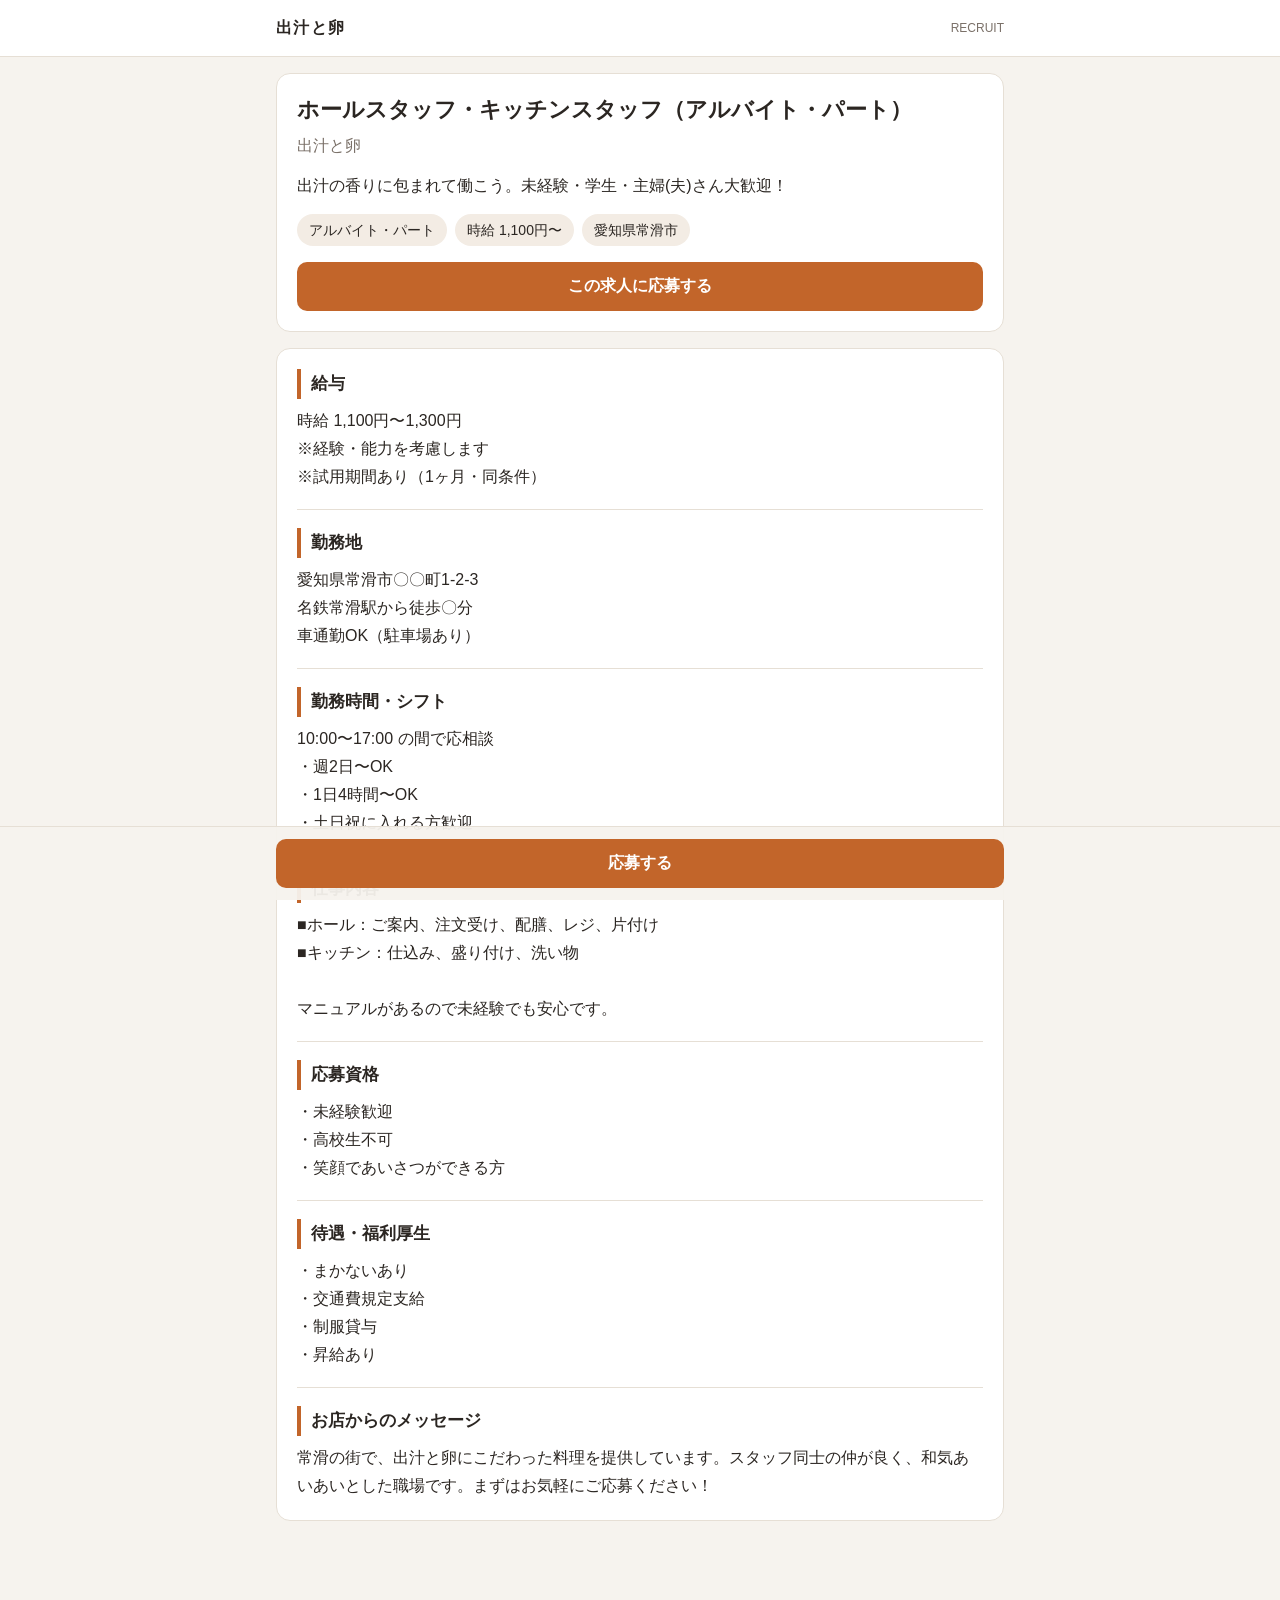
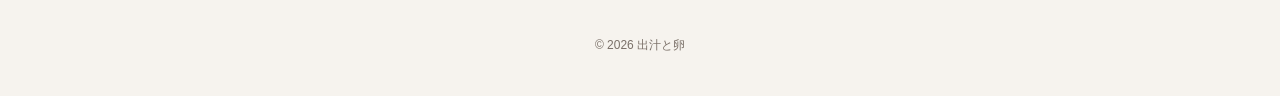
<file: index.html>
<!DOCTYPE html>
<html lang="ja">
<head>
<meta charset="UTF-8">
<meta name="viewport" content="width=device-width,initial-scale=1">
<title>採用情報</title>
<link rel="stylesheet" href="style.css?v=3">
<style>/* 写真スライダー（style.cssに依存せず必ず効くようにここに記述） */
.gallery{position:relative;overflow:hidden;background:#e9e2d8;max-width:760px;margin:0 auto}
.gallery .track{display:flex!important;flex-wrap:nowrap!important;overflow-x:auto;overflow-y:hidden;
  scroll-snap-type:x mandatory;scroll-behavior:smooth;-webkit-overflow-scrolling:touch;scrollbar-width:none}
.gallery .track::-webkit-scrollbar{display:none}
.gallery .slide{position:relative;flex:0 0 100%;min-width:100%;height:clamp(240px,75vw,460px);overflow:hidden;scroll-snap-align:center;scroll-snap-stop:always}
/* 余白部分は同じ写真をぼかして敷く */
.gallery .slide::before{content:"";position:absolute;inset:-20px;background:var(--bg) center/cover no-repeat;filter:blur(18px) brightness(.85)}
/* 写真は切らずに全体を表示 */
.gallery .slide img{position:relative;width:100%;height:100%;max-width:100%;object-fit:contain!important;display:block;pointer-events:none;user-select:none}
.gallery .dots{position:absolute;bottom:10px;left:0;right:0;display:flex;justify-content:center;gap:6px}
.gallery .dots span{width:8px;height:8px;border-radius:50%;background:rgba(255,255,255,.55);cursor:pointer}
.gallery .dots span.on{background:#fff}
.gallery .nav{position:absolute;top:50%;transform:translateY(-50%);width:36px;height:36px;border:none;border-radius:50%;
  background:rgba(0,0,0,.35);color:#fff;font-size:20px;line-height:36px;cursor:pointer;padding:0}
.gallery .nav.prev{left:8px}.gallery .nav.next{right:8px}
</style>
</head>
<body>
<header class="site"><div class="wrap">
  <div class="logo" id="hdStore">採用情報</div><div class="tag">RECRUIT</div>
</div></header>

<div id="loading" class="loading">読み込み中…</div>

<!-- ===== 求人詳細 ===== -->
<main id="viewJob" hidden>
  <div class="gallery" id="gallery" hidden>
    <div class="track" id="galTrack"></div>
    <button class="nav prev" id="galPrev" aria-label="前の写真" hidden>‹</button>
    <button class="nav next" id="galNext" aria-label="次の写真" hidden>›</button>
    <div class="dots" id="galDots"></div>
  </div>
  <div class="wrap">
    <div class="card">
      <h1 class="job-title" id="jobTitle"></h1>
      <p class="store" id="storeName"></p>
      <p class="catch" id="catchcopy"></p>
      <div class="chips" id="chips"></div>
      <button class="btn btn-primary btn-block" data-go="apply">この求人に応募する</button>
    </div>
    <div class="card" id="sections"></div>
  </div>
  <div class="sticky-cta"><div class="wrap">
    <button class="btn btn-primary btn-block" data-go="apply">応募する</button>
  </div></div>
</main>

<!-- ===== 応募フォーム ===== -->
<main id="viewApply" hidden><div class="wrap">
  <div class="card">
    <div class="steps"><span class="on">① 入力</span>›<span>② 確認</span>›<span>③ 完了</span></div>
    <h1 class="job-title" style="font-size:20px">応募フォーム</h1>
    <p class="store" id="applyJob"></p>
    <div class="notice" id="testNotice" hidden>テストモード：GAS_URL未設定のため、送信は行われません。</div>
    <form id="applyForm" novalidate>
      <input type="text" name="website" class="hp" tabindex="-1" autocomplete="off">
      <label class="f">お名前<span class="req">必須</span></label>
      <input type="text" name="name" placeholder="例）常滑 太郎" autocomplete="name">
      <label class="f">ふりがな</label>
      <input type="text" name="kana" placeholder="例）とこなめ たろう">
      <label class="f">生年月日<span class="req">必須</span></label>
      <input type="date" name="birthday" autocomplete="bday">
      <label class="f">メールアドレス<span class="req">必須</span></label>
      <input type="email" name="email" placeholder="example@mail.com" autocomplete="email">
      <label class="f">シフト希望<span class="req">必須</span></label>
      <textarea name="shift" placeholder="例）平日の午前中、土日はどちらも終日OK など"></textarea>
      <label class="f">希望日数</label>
      <select name="daysPerWeek">
        <option value="">選択してください</option>
        <option>週1日</option><option>週2日</option><option>週3日</option>
        <option>週4日</option><option>週5日以上</option><option>相談したい</option>
      </select>
      <label class="f">備考・ご質問</label>
      <textarea name="note" placeholder="例）テスト期間は休みたい、〇月から勤務可能 など"></textarea>
      <div class="error" id="formError"></div>
      <div style="display:flex;gap:8px;margin-top:20px">
        <button type="button" class="btn btn-ghost" data-go="job">戻る</button>
        <button type="submit" class="btn btn-primary" style="flex:1">確認画面へ</button>
      </div>
    </form>
  </div>
</div></main>

<!-- ===== 確認 ===== -->
<main id="viewConfirm" hidden><div class="wrap">
  <div class="card">
    <div class="steps"><span>① 入力</span>›<span class="on">② 確認</span>›<span>③ 完了</span></div>
    <h1 class="job-title" style="font-size:20px">入力内容の確認</h1>
    <dl class="confirm" id="confirmList"></dl>
    <div class="error" id="sendError"></div>
    <div style="display:flex;gap:8px;margin-top:20px">
      <button type="button" class="btn btn-ghost" data-go="apply">修正する</button>
      <button type="button" class="btn btn-primary" id="sendBtn" style="flex:1">この内容で応募する</button>
    </div>
  </div>
</div></main>

<!-- ===== 完了 ===== -->
<main id="viewDone" hidden><div class="wrap">
  <div class="card done">
    <div class="steps" style="justify-content:center"><span>① 入力</span>›<span>② 確認</span>›<span class="on">③ 完了</span></div>
    <div class="mark">✓</div>
    <h1 class="job-title">応募完了</h1>
    <p class="pre" id="completeMsg"></p>
    <p style="margin-top:20px"><button class="btn btn-ghost" data-go="job">求人ページへ戻る</button></p>
  </div>
</div></main>

<footer id="footer"></footer>

<script src="config.js"></script>
<script>
let C = DEFAULT_CONTENT;
let formData = null;
const $ = id => document.getElementById(id);
const esc = s => String(s ?? "").replace(/[&<>"']/g, c => ({"&":"&amp;","<":"&lt;",">":"&gt;",'"':"&quot;","'":"&#39;"}[c]));

const views = { job:"viewJob", apply:"viewApply", confirm:"viewConfirm", done:"viewDone" };
function go(v){
  if (v === "apply" && !$("viewJob").hidden) track("form");
  Object.values(views).forEach(id => $(id).hidden = true);
  $(views[v]).hidden = false;
  window.scrollTo(0,0);
}
document.addEventListener("click", e => {
  const b = e.target.closest("[data-go]"); if (b) go(b.dataset.go);
});

// ===== アクセス計測 =====
// 流入元：URL末尾の ?src=qr などで判別（QRコードには ?src=qr を付けています）
const SRC = (() => {
  const p = new URLSearchParams(location.search).get("src");
  if (p) { try { sessionStorage.setItem("recruit_src", p); } catch(e){} return p.slice(0, 20); }
  try { const s = sessionStorage.getItem("recruit_src"); if (s) return s; } catch(e){}
  const r = document.referrer;
  if (!r) return "direct";
  if (/indeed/i.test(r)) return "indeed";
  if (/instagram/i.test(r)) return "instagram";
  if (/google\./i.test(r)) return "google";
  if (/line\./i.test(r)) return "line";
  return "other";
})();
function isAdmin(){ try { return localStorage.getItem("recruit_admin") === "1"; } catch(e){ return false; } }
function track(type){
  if (!GAS_URL || isAdmin()) return;          // 管理者の閲覧は数えない
  const key = "recruit_t_" + type;
  try { if (sessionStorage.getItem(key)) return; sessionStorage.setItem(key, "1"); } catch(e){} // 同じ人の再読込は1回扱い
  let isNew = false;
  if (type === "view") { try { isNew = !localStorage.getItem("recruit_seen"); localStorage.setItem("recruit_seen", "1"); } catch(e){} }
  fetch(GAS_URL, { method: "POST", keepalive: true, headers: { "Content-Type": "text/plain;charset=utf-8" },
    body: JSON.stringify({ action: "track", type, src: SRC, isNew }) }).catch(() => {});
}

async function load(){
  if (GAS_URL) {
    try {
      const r = await fetch(GAS_URL + "?action=content");
      const j = await r.json();
      if (j.ok && j.content) C = Object.assign({}, DEFAULT_CONTENT, j.content);
    } catch(e){ console.warn("GAS読込失敗。初期コンテンツで表示します", e); }
  } else {
    $("testNotice").hidden = false;
  }
  render();
  $("loading").hidden = true;
  go("job");
  track("view");
}

function render(){
  document.title = `${C.jobTitle}｜${C.storeName} 採用情報`;
  $("hdStore").textContent = C.storeName;
  $("jobTitle").textContent = C.jobTitle;
  $("storeName").textContent = C.storeName;
  $("catchcopy").textContent = C.catchcopy;
  $("applyJob").textContent = `${C.storeName}｜${C.jobTitle}`;
  $("chips").innerHTML = [C.employmentType, C.salaryShort, C.locationShort]
    .filter(Boolean).map(t => `<span class="chip">${esc(t)}</span>`).join("");
  const imgs = (C.images && C.images.length ? C.images : (C.heroImage ? [C.heroImage] : [])).slice(0, 4);
  if (imgs.length) {
    $("galTrack").innerHTML = imgs.map((u,i) => `<div class="slide" style="--bg:url('${esc(u)}')"><img src="${esc(u)}" alt="店舗写真${i+1}" loading="${i?'lazy':'eager'}"></div>`).join("");
    $("galDots").innerHTML = imgs.length > 1 ? imgs.map((_,i) => `<span data-i="${i}" class="${i?'':'on'}"></span>`).join("") : "";
    $("gallery").hidden = false;
    if (imgs.length > 1) setupSlider(imgs.length);
  }
  $("sections").innerHTML = (C.sections||[]).filter(s=>s.title||s.body).map(s =>
    `<section class="sec"><h2>${esc(s.title)}</h2><p class="pre">${esc(s.body)}</p></section>`).join("");
  $("completeMsg").textContent = C.completeMessage;
  $("footer").textContent = `© ${new Date().getFullYear()} ${C.storeName}`;
}

// ===== 写真スライダー（スワイプ・矢印・ドット・自動送り）=====
function setupSlider(n){
  const t = $("galTrack");
  let cur = 0, timer = null;
  const show = i => { cur = (i + n) % n; t.scrollTo({ left: cur * t.clientWidth, behavior: "smooth" }); };
  const auto = () => { clearInterval(timer); timer = setInterval(() => show(cur + 1), 4000); };
  t.addEventListener("scroll", () => {
    const i = Math.round(t.scrollLeft / t.clientWidth);
    if (i !== cur) cur = i;
    [...$("galDots").children].forEach((d,j) => d.classList.toggle("on", j === cur));
  }, { passive: true });
  $("galPrev").hidden = $("galNext").hidden = false;
  $("galPrev").onclick = () => { show(cur - 1); auto(); };
  $("galNext").onclick = () => { show(cur + 1); auto(); };
  $("galDots").onclick = e => { const d = e.target.closest("[data-i]"); if (d) { show(+d.dataset.i); auto(); } };
  t.addEventListener("touchstart", () => clearInterval(timer), { passive: true });
  t.addEventListener("touchend", auto, { passive: true });
  window.addEventListener("resize", () => t.scrollTo({ left: cur * t.clientWidth }));
  auto();
}

$("applyForm").addEventListener("submit", e => {
  e.preventDefault();
  const f = e.target.elements, err = [];
  const shiftText = f.shift.value.trim();
  const shifts = shiftText ? [shiftText] : [];
  const d = {
    name: f.name.value.trim(), kana: f.kana.value.trim(), birthday: f.birthday.value,
    email: f.email.value.trim(), shifts, daysPerWeek: f.daysPerWeek.value,
    note: f.note.value.trim(), website: f.website.value
  };
  if (!d.name) err.push("お名前を入力してください");
  if (!d.birthday) err.push("生年月日を入力してください");
  if (!/^[^\s@]+@[^\s@]+\.[^\s@]+$/.test(d.email)) err.push("メールアドレスを正しく入力してください");
  if (!shifts.length) err.push("シフト希望を入力してください");
  $("formError").innerHTML = err.map(esc).join("<br>");
  if (err.length) return;

  formData = d;
  const rows = [
    ["お名前", d.name + (d.kana ? `（${d.kana}）` : "")],
    ["生年月日", d.birthday.replace(/-/g,"/") + `（${age(d.birthday)}歳）`],
    ["メールアドレス", d.email],
    ["シフト希望", shifts.join("\n")],
    ["希望日数", d.daysPerWeek || "未選択"],
    ["備考", d.note || "なし"]
  ];
  $("confirmList").innerHTML = rows.map(([k,v]) => `<dt>${k}</dt><dd>${esc(v)}</dd>`).join("");
  $("sendError").textContent = "";
  go("confirm");
});

function age(b){
  const t = new Date(), d = new Date(b);
  let a = t.getFullYear() - d.getFullYear();
  if (t < new Date(t.getFullYear(), d.getMonth(), d.getDate())) a--;
  return a;
}

$("sendBtn").addEventListener("click", async () => {
  const btn = $("sendBtn");
  btn.disabled = true; btn.textContent = "送信中…";
  try {
    if (GAS_URL) {
      const r = await fetch(GAS_URL, {
        method: "POST",
        headers: { "Content-Type": "text/plain;charset=utf-8" },
        body: JSON.stringify({ action: "apply", jobTitle: C.jobTitle, storeName: C.storeName, src: SRC, ...formData })
      });
      const j = await r.json();
      if (!j.ok) throw new Error(j.error || "送信に失敗しました");
    } else {
      await new Promise(r => setTimeout(r, 600)); // テストモード
    }
    $("applyForm").reset();
    go("done");
  } catch(e) {
    $("sendError").textContent = "送信できませんでした。時間をおいて再度お試しください。（" + e.message + "）";
  } finally {
    btn.disabled = false; btn.textContent = "この内容で応募する";
  }
});

load();
</script>
</body>
</html>
</file>
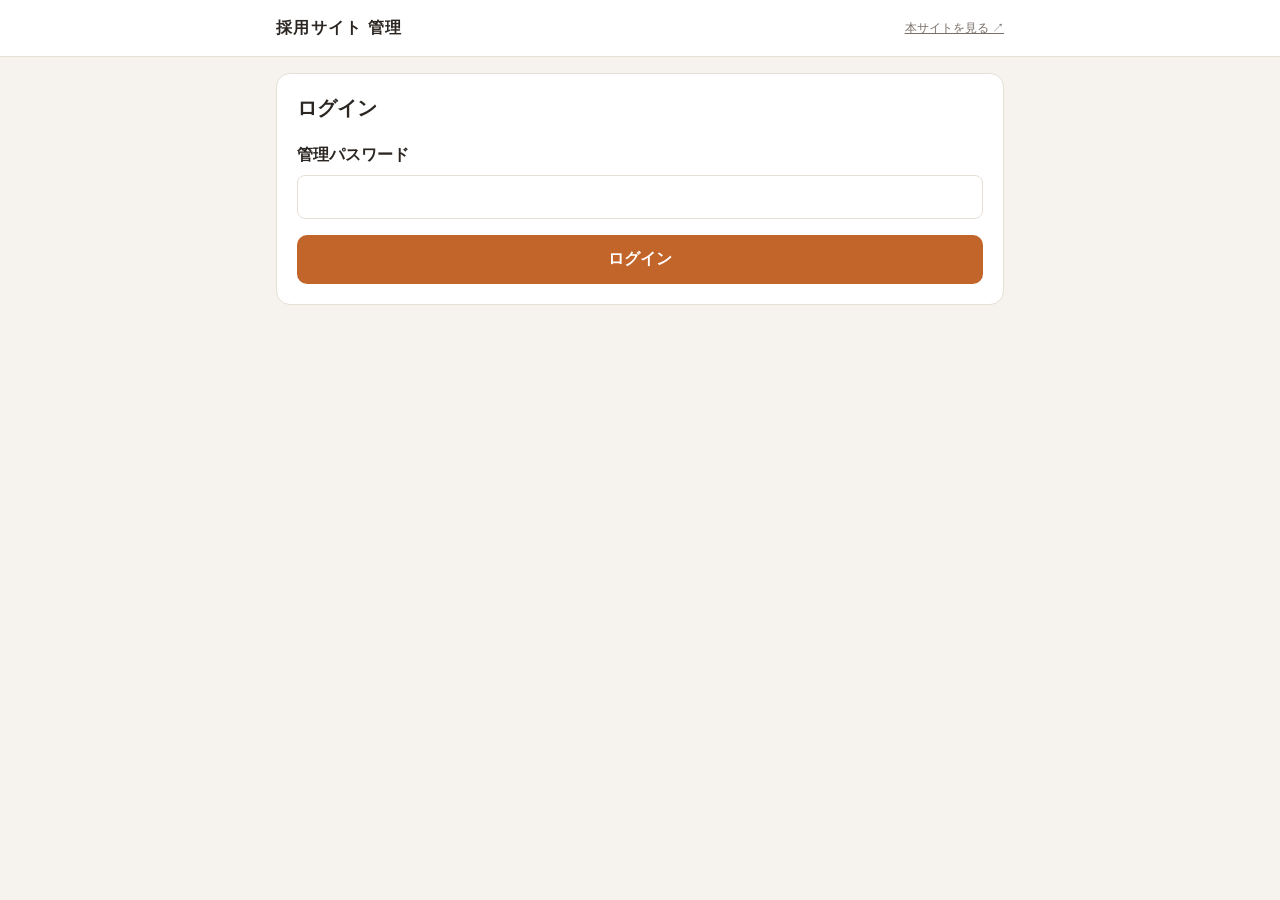
<file: admin.html>
<!DOCTYPE html>
<html lang="ja">
<head>
<meta charset="UTF-8">
<meta name="viewport" content="width=device-width,initial-scale=1">
<meta name="robots" content="noindex,nofollow">
<title>採用サイト 管理画面</title>
<link rel="stylesheet" href="style.css?v=3">
</head>
<body>
<header class="site"><div class="wrap">
  <div class="logo">採用サイト 管理</div>
  <a href="index.html" target="_blank" class="tag">本サイトを見る ↗</a>
</div></header>

<!-- ===== ログイン ===== -->
<main id="viewLogin"><div class="wrap">
  <div class="card">
    <h1 class="job-title" style="font-size:20px">ログイン</h1>
    <div class="notice" id="noGas" hidden>GAS_URLが未設定です（config.js）。保存はできませんが、画面の確認はできます。</div>
    <label class="f">管理パスワード</label>
    <input type="password" id="pw" autocomplete="current-password">
    <div class="error" id="loginErr"></div>
    <button class="btn btn-primary btn-block" id="loginBtn" style="margin-top:16px">ログイン</button>
  </div>
</div></main>

<!-- ===== 編集 ===== -->
<main id="viewEdit" hidden><div class="wrap">
  <div class="card">
    <div style="display:flex;justify-content:space-between;align-items:center">
      <h2 style="margin:0">アクセス状況</h2>
      <button class="icon-btn" id="statsReload">更新</button>
    </div>
    <div id="stats"><p class="hint">読み込み中…</p></div>
  </div>

  <div class="card">
    <h2 style="margin-top:0">基本情報</h2>
    <label class="f">店名</label><input type="text" data-k="storeName">
    <label class="f">求人タイトル（職種）</label><input type="text" data-k="jobTitle">
    <label class="f">キャッチコピー</label><textarea data-k="catchcopy" style="min-height:60px"></textarea>
    <label class="f">雇用形態（タグ表示）</label><input type="text" data-k="employmentType">
    <label class="f">給与（タグ表示）</label><input type="text" data-k="salaryShort">
    <label class="f">勤務地（タグ表示）</label><input type="text" data-k="locationShort">
  </div>

  <div class="card">
    <h2 style="margin-top:0">写真（最大4枚）</h2>
    <p class="hint">スマホのアルバムから選べます。1枚目がトップに大きく表示されます。</p>
    <div class="img-grid" id="imgGrid"></div>
    <input type="file" id="imgInput" accept="image/*" multiple hidden>
  </div>

  <div class="card">
    <h2 style="margin-top:0">求人詳細の項目</h2>
    <p class="hint">給与・勤務地・仕事内容などを自由に追加・並べ替えできます</p>
    <div id="secList"></div>
    <button class="icon-btn" id="addSec">＋ 項目を追加</button>
  </div>

  <div class="card">
    <h2 style="margin-top:0">応募完了メッセージ</h2>
    <textarea data-k="completeMessage"></textarea>
  </div>

  <div class="sticky-cta"><div class="wrap toolbar">
    <button class="btn btn-ghost" id="logoutBtn">ログアウト</button>
    <button class="btn btn-ghost" id="resetBtn">初期値に戻す</button>
    <button class="btn btn-primary" id="saveBtn" style="flex:1">保存して公開</button>
  </div></div>
</div></main>

<div class="toast" id="toast" hidden></div>

<script src="config.js"></script>
<script>
const $ = id => document.getElementById(id);
const esc = s => String(s ?? "").replace(/[&<>"']/g, c => ({"&":"&amp;","<":"&lt;",">":"&gt;",'"':"&quot;","'":"&#39;"}[c]));
let C = structuredClone(DEFAULT_CONTENT);
let PW = sessionStorage.getItem("recruit_pw") || "";

function toast(msg){ const t=$("toast"); t.textContent=msg; t.hidden=false; clearTimeout(t._t); t._t=setTimeout(()=>t.hidden=true,2500); }
async function post(body){
  const r = await fetch(GAS_URL, { method:"POST", headers:{"Content-Type":"text/plain;charset=utf-8"}, body:JSON.stringify(body) });
  return r.json();
}

if (!GAS_URL) $("noGas").hidden = false;

$("loginBtn").onclick = async () => {
  const pw = $("pw").value; $("loginErr").textContent = "";
  if (!GAS_URL) { enter(); return; }
  $("loginBtn").disabled = true;
  try {
    const j = await post({ action:"login", password: pw });
    if (!j.ok) throw new Error(j.error || "パスワードが違います");
    PW = pw; sessionStorage.setItem("recruit_pw", pw); await enter();
  } catch(e){ $("loginErr").textContent = e.message; }
  finally { $("loginBtn").disabled = false; }
};
$("pw").addEventListener("keydown", e => { if (e.key === "Enter") $("loginBtn").click(); });

async function enter(){
  if (GAS_URL) {
    try {
      const j = await (await fetch(GAS_URL + "?action=content")).json();
      if (j.ok && j.content) C = Object.assign(structuredClone(DEFAULT_CONTENT), j.content);
    } catch(e){ toast("読み込みに失敗しました"); }
  }
  fill();
  $("viewLogin").hidden = true; $("viewEdit").hidden = false;
  try { localStorage.setItem("recruit_admin", "1"); } catch(e){} // この端末からの閲覧は数えない
  loadStats();
}

function fill(){
  document.querySelectorAll("[data-k]").forEach(el => el.value = C[el.dataset.k] ?? "");
  renderSecs();
  renderImgs();
}

// ===== 画像 =====
const MAX_IMG = 4;
let uploading = 0;
function renderImgs(){
  C.images = C.images || [];
  let h = C.images.map((u,i) => `
    <div class="img-item">
      <img src="${esc(u)}" alt="">
      ${i === 0 ? '<span class="badge">トップ</span>' : ''}
      <div class="ops">
        ${i > 0 ? `<button data-img="left" data-i="${i}" title="前へ">←</button>` : ''}
        <button data-img="del" data-i="${i}" title="削除">✕</button>
      </div>
    </div>`).join("");
  for (let k = 0; k < uploading; k++) h += `<div class="img-add">アップロード中…</div>`;
  if (C.images.length + uploading < MAX_IMG) h += `<label class="img-add" for="imgInput"><b>＋</b>写真を追加</label>`;
  $("imgGrid").innerHTML = h;
}
$("imgGrid").addEventListener("click", e => {
  const b = e.target.closest("[data-img]"); if (!b) return;
  const i = +b.dataset.i, a = C.images;
  if (b.dataset.img === "del" && confirm("この写真を外しますか？")) a.splice(i,1);
  if (b.dataset.img === "left") [a[i-1],a[i]] = [a[i],a[i-1]];
  renderImgs();
});
$("imgInput").addEventListener("change", async e => {
  const files = [...e.target.files].slice(0, MAX_IMG - C.images.length - uploading);
  e.target.value = "";
  if (!files.length) return;
  if (!GAS_URL) { toast("GAS_URL未設定のためアップロードできません"); return; }
  uploading += files.length; renderImgs();
  for (const file of files) {
    try {
      const data = await resizeImage(file, 1600, 0.82);
      const j = await post({ action:"uploadImage", password: PW, data, name: file.name });
      if (!j.ok) throw new Error(j.error);
      C.images.push(j.url);
    } catch(err) { toast("アップロード失敗：" + err.message); }
    uploading--; renderImgs();
  }
  toast("「保存して公開」を押すと本サイトに反映されます");
});
// スマホ写真を長辺1600pxのJPEGに縮小してから送信（通信量と表示速度対策）
function resizeImage(file, max, q){
  return new Promise((res, rej) => {
    const img = new Image(), url = URL.createObjectURL(file);
    img.onload = () => {
      const r = Math.min(1, max / Math.max(img.width, img.height));
      const c = document.createElement("canvas");
      c.width = Math.round(img.width * r); c.height = Math.round(img.height * r);
      c.getContext("2d").drawImage(img, 0, 0, c.width, c.height);
      URL.revokeObjectURL(url);
      res(c.toDataURL("image/jpeg", q).split(",")[1]);
    };
    img.onerror = () => rej(new Error("画像を読み込めませんでした"));
    img.src = url;
  });
}

// ===== アクセス状況 =====
const SRC_LABEL = { qr:"QRコード", indeed:"Indeed", instagram:"Instagram", google:"Google検索", line:"LINE", direct:"直接・不明", other:"その他" };
async function loadStats(){
  if (!GAS_URL) { $("stats").innerHTML = '<p class="hint">GAS_URL未設定</p>'; return; }
  $("stats").innerHTML = '<p class="hint">読み込み中…</p>';
  try {
    const j = await post({ action:"stats", password: PW });
    if (!j.ok) throw new Error(j.error);
    const s = j.stats, rate = (a,v) => v ? (a / v * 100).toFixed(1) + "%" : "-";
    const box = (label, o) => `
      <div style="flex:1;min-width:30%;background:#f8f4ee;border-radius:10px;padding:10px;text-align:center">
        <div class="hint" style="margin:0">${label}</div>
        <div style="font-size:24px;font-weight:700">${o.view}</div>
        <div class="hint" style="margin:0">応募 ${o.apply}件</div>
      </div>`;
    const srcRows = Object.entries(s.bySource).sort((a,b) => b[1].view - a[1].view).map(([k,o]) =>
      `<tr><td>${esc(SRC_LABEL[k] || k)}</td><td>${o.view}</td><td>${o.form}</td><td>${o.apply}</td></tr>`).join("");
    const dayRows = s.daily.map(d =>
      `<tr><td>${esc(d.date.slice(5))}</td><td>${d.view}</td><td>${d.form}</td><td>${d.apply}</td></tr>`).join("");
    const th = `<tr style="color:var(--sub);font-size:12px"><td></td><td>閲覧</td><td>フォーム</td><td>応募</td></tr>`;
    $("stats").innerHTML = `
      <div style="display:flex;gap:8px;margin-top:12px">${box("今日", s.today)}${box("今月", s.month)}${box("累計", s.total)}</div>
      <p style="margin:12px 0 0;font-size:14px">
        累計：新しい人 <b>${s.total.new}</b>人 ／ 応募フォームを開いた <b>${s.total.form}</b>回 ／
        応募率 <b>${rate(s.total.apply, s.total.view)}</b>
      </p>
      <h3 style="font-size:15px;margin:16px 0 4px">流入元別（累計）</h3>
      <table class="shift-table">${th}${srcRows || '<tr><td colspan="4" class="hint">まだデータがありません</td></tr>'}</table>
      <h3 style="font-size:15px;margin:16px 0 4px">直近14日</h3>
      <table class="shift-table">${th}${dayRows}</table>
      <p class="hint">※同じ人が続けて開き直した分は1回として数えます。この端末（管理者）の閲覧は数えません。</p>`;
  } catch(e) { $("stats").innerHTML = `<p class="error">読み込み失敗：${esc(e.message)}<br>GASを最新版に更新・再デプロイしたか確認してください</p>`; }
}
$("statsReload").onclick = loadStats;

function renderSecs(){
  $("secList").innerHTML = C.sections.map((s,i) => `
    <div class="admin-sec">
      <div class="row">
        <input type="text" value="${esc(s.title)}" data-i="${i}" data-f="title" placeholder="見出し（例：給与）">
        <button class="icon-btn" data-act="up" data-i="${i}" title="上へ">↑</button>
        <button class="icon-btn" data-act="down" data-i="${i}" title="下へ">↓</button>
        <button class="icon-btn" data-act="del" data-i="${i}" title="削除">✕</button>
      </div>
      <textarea data-i="${i}" data-f="body" placeholder="本文">${esc(s.body)}</textarea>
    </div>`).join("");
}
$("secList").addEventListener("input", e => {
  const el = e.target; if (el.dataset.f) C.sections[el.dataset.i][el.dataset.f] = el.value;
});
$("secList").addEventListener("click", e => {
  const b = e.target.closest("[data-act]"); if (!b) return;
  const i = +b.dataset.i, a = C.sections;
  if (b.dataset.act === "del" && confirm(`「${a[i].title || "無題"}」を削除しますか？`)) a.splice(i,1);
  if (b.dataset.act === "up" && i > 0) [a[i-1],a[i]] = [a[i],a[i-1]];
  if (b.dataset.act === "down" && i < a.length-1) [a[i+1],a[i]] = [a[i],a[i+1]];
  renderSecs();
});
$("addSec").onclick = () => { C.sections.push({ title:"", body:"" }); renderSecs(); };

function collect(){
  document.querySelectorAll("[data-k]").forEach(el => C[el.dataset.k] = el.value.trim());
  C.sections = C.sections.filter(s => s.title.trim() || s.body.trim());
  return C;
}

$("saveBtn").onclick = async () => {
  if (uploading) { toast("アップロード完了までお待ちください"); return; }
  const data = collect();
  if (!GAS_URL) { toast("GAS_URL未設定のため保存できません"); return; }
  $("saveBtn").disabled = true; $("saveBtn").textContent = "保存中…";
  try {
    const j = await post({ action:"save", password: PW, content: data });
    if (!j.ok) throw new Error(j.error);
    toast("保存しました。本サイトに反映されています"); renderSecs();
  } catch(e){
    toast("保存失敗：" + e.message);
    if (/パスワード/.test(e.message)) logout();
  } finally { $("saveBtn").disabled = false; $("saveBtn").textContent = "保存して公開"; }
};
$("resetBtn").onclick = () => {
  if (confirm("初期値に戻しますか？（保存するまで公開はされません）")) { C = structuredClone(DEFAULT_CONTENT); fill(); }
};
function logout(){ sessionStorage.removeItem("recruit_pw"); PW=""; location.reload(); }
$("logoutBtn").onclick = logout;

// 再訪時の自動ログイン
if (PW && GAS_URL) post({ action:"login", password: PW }).then(j => j.ok ? enter() : sessionStorage.removeItem("recruit_pw")).catch(()=>{});
</script>
</body>
</html>
</file>
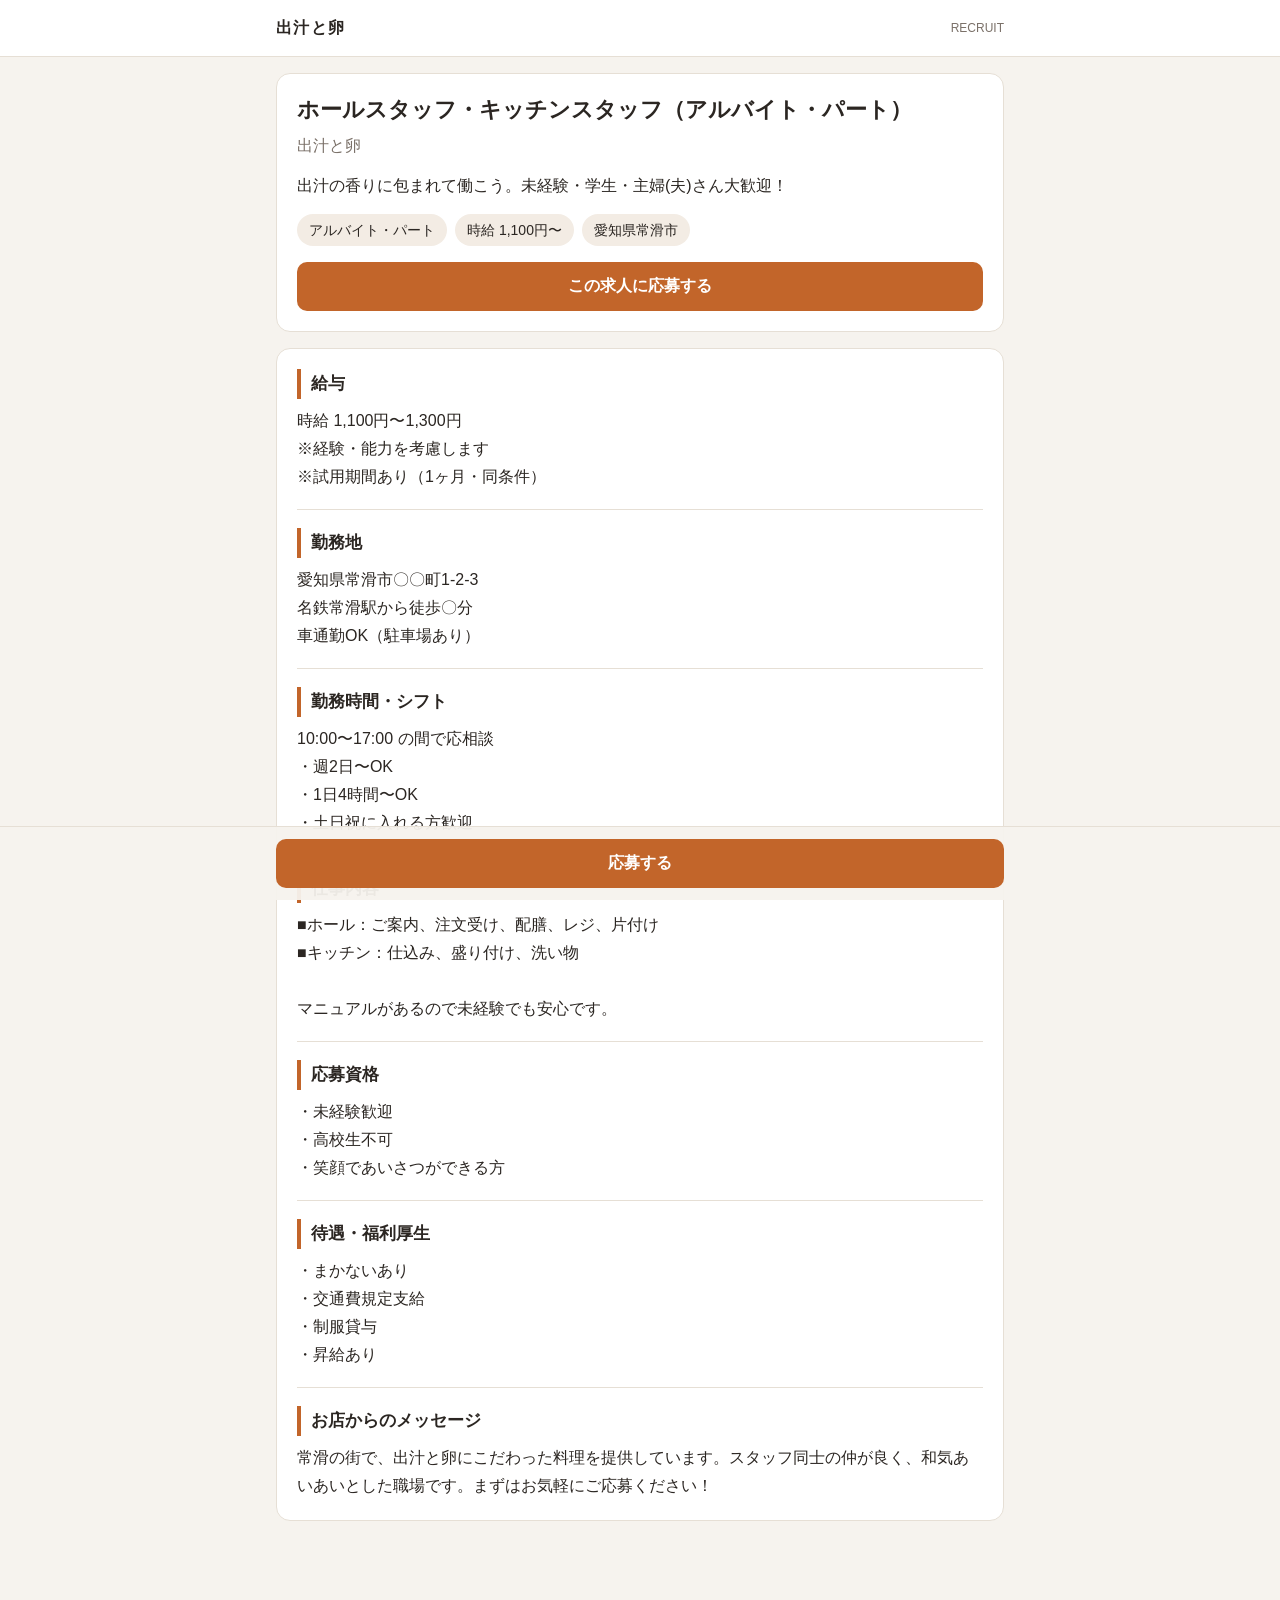
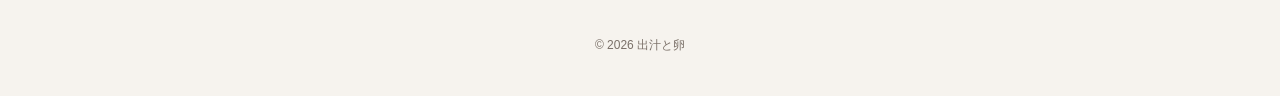
<file: index-3.html>
<!DOCTYPE html>
<html lang="ja">
<head>
<meta charset="UTF-8">
<meta name="viewport" content="width=device-width,initial-scale=1">
<title>採用情報</title>
<link rel="stylesheet" href="style.css">
</head>
<body>
<header class="site"><div class="wrap">
  <div class="logo" id="hdStore">採用情報</div><div class="tag">RECRUIT</div>
</div></header>

<div id="loading" class="loading">読み込み中…</div>

<!-- ===== 求人詳細 ===== -->
<main id="viewJob" hidden>
  <img id="heroImg" class="hero-img" alt="" hidden>
  <div class="wrap">
    <div class="card">
      <h1 class="job-title" id="jobTitle"></h1>
      <p class="store" id="storeName"></p>
      <p class="catch" id="catchcopy"></p>
      <div class="chips" id="chips"></div>
      <button class="btn btn-primary btn-block" data-go="apply">この求人に応募する</button>
    </div>
    <div class="card" id="sections"></div>
  </div>
  <div class="sticky-cta"><div class="wrap">
    <button class="btn btn-primary btn-block" data-go="apply">応募する</button>
  </div></div>
</main>

<!-- ===== 応募フォーム ===== -->
<main id="viewApply" hidden><div class="wrap">
  <div class="card">
    <div class="steps"><span class="on">① 入力</span>›<span>② 確認</span>›<span>③ 完了</span></div>
    <h1 class="job-title" style="font-size:20px">応募フォーム</h1>
    <p class="store" id="applyJob"></p>
    <div class="notice" id="testNotice" hidden>テストモード：GAS_URL未設定のため、送信は行われません。</div>
    <form id="applyForm" novalidate>
      <input type="text" name="website" class="hp" tabindex="-1" autocomplete="off">
      <label class="f">お名前<span class="req">必須</span></label>
      <input type="text" name="name" placeholder="例）常滑 太郎" autocomplete="name">
      <label class="f">ふりがな</label>
      <input type="text" name="kana" placeholder="例）とこなめ たろう">
      <label class="f">生年月日<span class="req">必須</span></label>
      <input type="date" name="birthday" autocomplete="bday">
      <label class="f">メールアドレス<span class="req">必須</span></label>
      <input type="email" name="email" placeholder="example@mail.com" autocomplete="email">
      <label class="f">シフト希望<span class="req">必須</span></label>
      <table class="shift-table" id="shiftTable"></table>
      <p class="hint">入れる曜日の時間帯を選んでください（1つ以上）</p>
      <label class="f">希望日数</label>
      <select name="daysPerWeek">
        <option value="">選択してください</option>
        <option>週1日</option><option>週2日</option><option>週3日</option>
        <option>週4日</option><option>週5日以上</option><option>相談したい</option>
      </select>
      <label class="f">備考・ご質問</label>
      <textarea name="note" placeholder="例）テスト期間は休みたい、〇月から勤務可能 など"></textarea>
      <div class="error" id="formError"></div>
      <div style="display:flex;gap:8px;margin-top:20px">
        <button type="button" class="btn btn-ghost" data-go="job">戻る</button>
        <button type="submit" class="btn btn-primary" style="flex:1">確認画面へ</button>
      </div>
    </form>
  </div>
</div></main>

<!-- ===== 確認 ===== -->
<main id="viewConfirm" hidden><div class="wrap">
  <div class="card">
    <div class="steps"><span>① 入力</span>›<span class="on">② 確認</span>›<span>③ 完了</span></div>
    <h1 class="job-title" style="font-size:20px">入力内容の確認</h1>
    <dl class="confirm" id="confirmList"></dl>
    <div class="error" id="sendError"></div>
    <div style="display:flex;gap:8px;margin-top:20px">
      <button type="button" class="btn btn-ghost" data-go="apply">修正する</button>
      <button type="button" class="btn btn-primary" id="sendBtn" style="flex:1">この内容で応募する</button>
    </div>
  </div>
</div></main>

<!-- ===== 完了 ===== -->
<main id="viewDone" hidden><div class="wrap">
  <div class="card done">
    <div class="steps" style="justify-content:center"><span>① 入力</span>›<span>② 確認</span>›<span class="on">③ 完了</span></div>
    <div class="mark">✓</div>
    <h1 class="job-title">応募完了</h1>
    <p class="pre" id="completeMsg"></p>
    <p style="margin-top:20px"><button class="btn btn-ghost" data-go="job">求人ページへ戻る</button></p>
  </div>
</div></main>

<footer id="footer"></footer>

<script src="config.js"></script>
<script>
let C = DEFAULT_CONTENT;
let formData = null;
const $ = id => document.getElementById(id);
const esc = s => String(s ?? "").replace(/[&<>"']/g, c => ({"&":"&amp;","<":"&lt;",">":"&gt;",'"':"&quot;","'":"&#39;"}[c]));

const views = { job:"viewJob", apply:"viewApply", confirm:"viewConfirm", done:"viewDone" };
function go(v){
  Object.values(views).forEach(id => $(id).hidden = true);
  $(views[v]).hidden = false;
  window.scrollTo(0,0);
}
document.addEventListener("click", e => {
  const b = e.target.closest("[data-go]"); if (b) go(b.dataset.go);
});

async function load(){
  if (GAS_URL) {
    try {
      const r = await fetch(GAS_URL + "?action=content");
      const j = await r.json();
      if (j.ok && j.content) C = Object.assign({}, DEFAULT_CONTENT, j.content);
    } catch(e){ console.warn("GAS読込失敗。初期コンテンツで表示します", e); }
  } else {
    $("testNotice").hidden = false;
  }
  render();
  $("loading").hidden = true;
  go("job");
}

function render(){
  document.title = `${C.jobTitle}｜${C.storeName} 採用情報`;
  $("hdStore").textContent = C.storeName;
  $("jobTitle").textContent = C.jobTitle;
  $("storeName").textContent = C.storeName;
  $("catchcopy").textContent = C.catchcopy;
  $("applyJob").textContent = `${C.storeName}｜${C.jobTitle}`;
  $("chips").innerHTML = [C.employmentType, C.salaryShort, C.locationShort]
    .filter(Boolean).map(t => `<span class="chip">${esc(t)}</span>`).join("");
  if (C.heroImage) { $("heroImg").src = C.heroImage; $("heroImg").hidden = false; }
  $("sections").innerHTML = (C.sections||[]).filter(s=>s.title||s.body).map(s =>
    `<section class="sec"><h2>${esc(s.title)}</h2><p class="pre">${esc(s.body)}</p></section>`).join("");
  $("completeMsg").textContent = C.completeMessage;
  $("footer").textContent = `© ${new Date().getFullYear()} ${C.storeName}`;

  const opts = `<option value="">×</option>` + (C.shiftTimes||[]).map(t=>`<option>${esc(t)}</option>`).join("");
  $("shiftTable").innerHTML = (C.shiftDays||[]).map((d,i) =>
    `<tr><td>${esc(d)}</td><td><select data-day="${esc(d)}">${opts}</select></td></tr>`).join("");
}

$("applyForm").addEventListener("submit", e => {
  e.preventDefault();
  const f = e.target.elements, err = [];
  const shifts = [...document.querySelectorAll("#shiftTable select")]
    .filter(s => s.value).map(s => `${s.dataset.day}：${s.value}`);
  const d = {
    name: f.name.value.trim(), kana: f.kana.value.trim(), birthday: f.birthday.value,
    email: f.email.value.trim(), shifts, daysPerWeek: f.daysPerWeek.value,
    note: f.note.value.trim(), website: f.website.value
  };
  if (!d.name) err.push("お名前を入力してください");
  if (!d.birthday) err.push("生年月日を入力してください");
  if (!/^[^\s@]+@[^\s@]+\.[^\s@]+$/.test(d.email)) err.push("メールアドレスを正しく入力してください");
  if (!shifts.length) err.push("シフト希望を1つ以上選んでください");
  $("formError").innerHTML = err.map(esc).join("<br>");
  if (err.length) return;

  formData = d;
  const rows = [
    ["お名前", d.name + (d.kana ? `（${d.kana}）` : "")],
    ["生年月日", d.birthday.replace(/-/g,"/") + `（${age(d.birthday)}歳）`],
    ["メールアドレス", d.email],
    ["シフト希望", shifts.join("\n")],
    ["希望日数", d.daysPerWeek || "未選択"],
    ["備考", d.note || "なし"]
  ];
  $("confirmList").innerHTML = rows.map(([k,v]) => `<dt>${k}</dt><dd>${esc(v)}</dd>`).join("");
  $("sendError").textContent = "";
  go("confirm");
});

function age(b){
  const t = new Date(), d = new Date(b);
  let a = t.getFullYear() - d.getFullYear();
  if (t < new Date(t.getFullYear(), d.getMonth(), d.getDate())) a--;
  return a;
}

$("sendBtn").addEventListener("click", async () => {
  const btn = $("sendBtn");
  btn.disabled = true; btn.textContent = "送信中…";
  try {
    if (GAS_URL) {
      const r = await fetch(GAS_URL, {
        method: "POST",
        headers: { "Content-Type": "text/plain;charset=utf-8" },
        body: JSON.stringify({ action: "apply", jobTitle: C.jobTitle, storeName: C.storeName, ...formData })
      });
      const j = await r.json();
      if (!j.ok) throw new Error(j.error || "送信に失敗しました");
    } else {
      await new Promise(r => setTimeout(r, 600)); // テストモード
    }
    $("applyForm").reset();
    go("done");
  } catch(e) {
    $("sendError").textContent = "送信できませんでした。時間をおいて再度お試しください。（" + e.message + "）";
  } finally {
    btn.disabled = false; btn.textContent = "この内容で応募する";
  }
});

load();
</script>
</body>
</html>
</file>
<file: style.css>
:root{
  --bg:#f6f3ee; --card:#fff; --ink:#2b2622; --sub:#7a7068; --line:#e6dfd5;
  --accent:#c2652a; --accent-d:#a4511c; --ok:#2f8f5b; --err:#c0392b;
}
*{box-sizing:border-box}
body{margin:0;background:var(--bg);color:var(--ink);
  font-family:"Hiragino Kaku Gothic ProN","Noto Sans JP","Yu Gothic",sans-serif;line-height:1.75;font-size:16px}
a{color:var(--accent)}
.wrap{max-width:760px;margin:0 auto;padding:0 16px}
header.site{background:var(--card);border-bottom:1px solid var(--line)}
header.site .wrap{display:flex;align-items:center;justify-content:space-between;height:56px}
header.site .logo{font-weight:700;letter-spacing:.08em}
header.site .tag{font-size:12px;color:var(--sub)}
.gallery{position:relative;background:#e9e2d8;overflow:hidden;max-width:760px;margin:0 auto}
.gallery .track{display:flex;overflow-x:auto;scroll-snap-type:x mandatory;scrollbar-width:none;-webkit-overflow-scrolling:touch}
.gallery .track::-webkit-scrollbar{display:none}
.gallery .slide{flex:0 0 100%;min-width:100%;height:clamp(200px,60vw,420px);scroll-snap-align:center;overflow:hidden}
.gallery .slide img{width:100%;height:100%;max-width:100%;object-fit:contain;display:block}
.gallery .dots{position:absolute;bottom:10px;left:0;right:0;display:flex;justify-content:center;gap:6px}
.gallery .dots span{width:8px;height:8px;border-radius:50%;background:rgba(255,255,255,.55)}
.gallery .dots span.on{background:#fff}
.img-grid{display:grid;grid-template-columns:repeat(2,1fr);gap:10px;margin-top:10px}
.img-item{position:relative;border-radius:10px;overflow:hidden;border:1px solid var(--line);background:#f3ece4;aspect-ratio:4/3}
.img-item img{width:100%;height:100%;object-fit:cover;display:block}
.img-item .ops{position:absolute;top:6px;right:6px;display:flex;gap:4px}
.img-item .ops button{border:none;background:rgba(0,0,0,.6);color:#fff;border-radius:6px;width:30px;height:30px;font-size:14px;cursor:pointer}
.img-item .badge{position:absolute;left:6px;top:6px;background:var(--accent);color:#fff;font-size:11px;border-radius:4px;padding:1px 6px}
.img-add{display:flex;align-items:center;justify-content:center;flex-direction:column;border:2px dashed var(--line);
  border-radius:10px;aspect-ratio:4/3;color:var(--sub);cursor:pointer;font-size:14px;background:#fff}
.img-add b{font-size:28px;line-height:1}
.card{background:var(--card);border:1px solid var(--line);border-radius:14px;padding:20px;margin:16px 0}
.job-title{font-size:22px;line-height:1.45;margin:0 0 6px}
.store{color:var(--sub);margin:0 0 12px}
.catch{margin:0 0 14px}
.chips{display:flex;flex-wrap:wrap;gap:8px;margin-bottom:16px}
.chip{background:#f3ece4;border-radius:999px;padding:4px 12px;font-size:14px}
.btn{display:inline-block;border:none;border-radius:10px;padding:14px 22px;font-size:16px;font-weight:700;
  cursor:pointer;text-decoration:none;text-align:center}
.btn-primary{background:var(--accent);color:#fff}
.btn-primary:hover{background:var(--accent-d)}
.btn-primary:disabled{opacity:.6;cursor:wait}
.btn-ghost{background:transparent;color:var(--ink);border:1px solid var(--line)}
.btn-block{display:block;width:100%}
.sec h2{font-size:17px;margin:0 0 8px;padding-left:10px;border-left:4px solid var(--accent)}
.sec + .sec{border-top:1px solid var(--line);padding-top:18px;margin-top:18px}
.pre{white-space:pre-wrap;margin:0}
.sticky-cta{position:sticky;bottom:0;background:rgba(246,243,238,.95);padding:12px 0;border-top:1px solid var(--line)}
footer{color:var(--sub);font-size:12px;text-align:center;padding:24px 0 40px}

/* form */
label.f{display:block;font-weight:700;margin:18px 0 6px}
.req{background:var(--err);color:#fff;font-size:11px;border-radius:4px;padding:1px 6px;margin-left:6px;vertical-align:2px}
input[type=text],input[type=email],input[type=date],input[type=password],input[type=number],select,textarea{
  width:100%;padding:12px;border:1px solid var(--line);border-radius:8px;font-size:16px;background:#fff;font-family:inherit}
textarea{min-height:90px;resize:vertical}
.shift-table{width:100%;border-collapse:collapse}
.shift-table td{padding:6px 4px;border-bottom:1px solid var(--line)}
.shift-table td:first-child{width:72px;font-weight:700}
.hint{font-size:13px;color:var(--sub);margin:4px 0 0}
.error{color:var(--err);font-size:14px;margin-top:8px}
.hp{position:absolute;left:-9999px}
.steps{display:flex;gap:6px;font-size:13px;color:var(--sub);margin-bottom:8px}
.steps span.on{color:var(--accent);font-weight:700}
.confirm dt{font-weight:700;margin-top:10px}
.confirm dd{margin:0;white-space:pre-wrap}
.done{text-align:center}
.done .mark{font-size:48px;color:var(--ok)}
.notice{background:#fff7e6;border:1px solid #f0d9a8;border-radius:8px;padding:10px 12px;font-size:13px}
.loading{text-align:center;color:var(--sub);padding:60px 0}
[hidden]{display:none!important}

/* admin */
.admin-sec{border:1px solid var(--line);border-radius:10px;padding:12px;margin:10px 0;background:#fcfaf7}
.admin-sec .row{display:flex;gap:6px;margin-bottom:6px}
.admin-sec .row input{flex:1}
.icon-btn{border:1px solid var(--line);background:#fff;border-radius:8px;padding:8px 10px;cursor:pointer;font-size:14px}
.toolbar{display:flex;gap:8px;flex-wrap:wrap}
.toast{position:fixed;left:50%;bottom:24px;transform:translateX(-50%);background:var(--ink);color:#fff;
  padding:10px 18px;border-radius:999px;font-size:14px;z-index:99}
</file>
